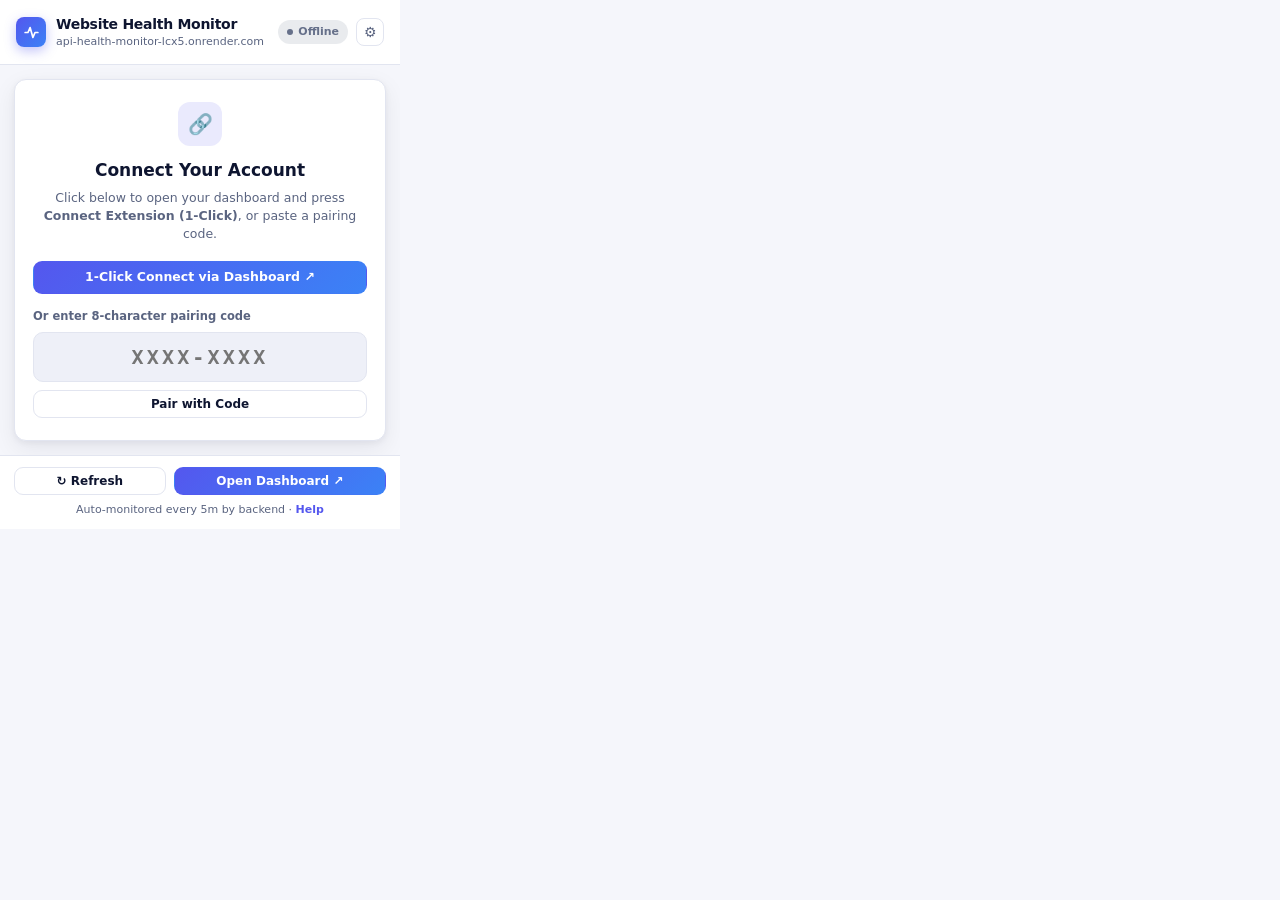
<file: extension/popup.html>
<!doctype html>
<html lang="en">
  <head>
    <meta charset="UTF-8" />
    <meta name="viewport" content="width=device-width, initial-scale=1.0" />
    <title>Website Health Monitor</title>
    <link rel="stylesheet" href="popup.css" />
  </head>
  <body>
    <div class="shell">
      <header class="header">
        <div class="brand">
          <span class="logo-mark" aria-hidden="true">
            <svg viewBox="0 0 24 24" fill="none" stroke="#fff" stroke-width="2.4" stroke-linecap="round" stroke-linejoin="round">
              <path d="M3 12h4l3-7 4 14 3-7h4" />
            </svg>
          </span>
          <div>
            <div class="brand-title">Website Health Monitor</div>
            <div class="brand-sub" id="api-env-label">api-health-monitor-lcx5.onrender.com</div>
          </div>
        </div>
        <div class="header-actions">
          <span class="conn-badge disconnected" id="conn-badge">
            <span class="dot"></span>
            <span id="conn-text">Offline</span>
          </span>
          <button class="icon-btn" id="settings-toggle" title="API Server Settings" aria-label="API Server Settings">&#9881;</button>
        </div>
      </header>

      <section class="settings-panel hidden" id="settings-panel">
        <label class="field-label" for="api-url-input">Backend API Base URL</label>
        <div class="settings-row">
          <input type="url" id="api-url-input" placeholder="https://api-health-monitor-lcx5.onrender.com" />
          <button class="btn btn-sm btn-primary" id="save-api-url">Save</button>
        </div>
        <div class="preset-row">
          <button type="button" class="link-btn" data-preset="local">Use Local (8000)</button>
          <button type="button" class="link-btn" data-preset="production">Use Render Production</button>
        </div>
      </section>

      <div class="banner hidden" id="alert-banner" role="status"></div>

      <section class="tab-bar hidden" id="current-tab-bar">
        <div class="tab-info">
          <span class="tab-label">Current Site:</span>
          <span class="tab-url" id="current-tab-url" title=""></span>
        </div>
        <div style="display:flex; align-items:center; gap:6px; flex-shrink:0;">
          <span class="tab-status" id="current-tab-status"></span>
          <button type="button" class="btn btn-xs btn-primary hidden" id="monitor-current-btn">+ Monitor</button>
        </div>
      </section>

      <main class="view" id="pairing-view">
        <div class="card pairing-card">
          <div class="pairing-icon">&#128279;</div>
          <h1>Connect Your Account</h1>
          <p class="muted">
            Click below to open your dashboard and press <strong>Connect Extension (1-Click)</strong>, or paste a pairing code.
          </p>
          <div style="margin-bottom:14px;">
            <button type="button" class="btn btn-primary btn-block" id="pair-open-dashboard">
              1-Click Connect via Dashboard &#8599;
            </button>
          </div>
          <form id="pairing-form" class="pairing-form">
            <label class="field-label" for="pairing-code-input">Or enter 8-character pairing code</label>
            <input type="text" id="pairing-code-input" class="code-input" placeholder="XXXX-XXXX" maxlength="9" autocomplete="off" spellcheck="false" required />
            <button type="submit" class="btn btn-sm btn-block" id="connect-btn">Pair with Code</button>
          </form>
        </div>
      </main>

      <main class="view hidden" id="monitor-view">
        <section class="account-bar">
          <div class="account-meta">
            <div class="avatar" id="user-avatar">U</div>
            <div class="account-text">
              <div class="account-name" id="user-name">Loading?</div>
              <div class="account-email" id="user-email"></div>
            </div>
          </div>
          <button type="button" class="btn btn-xs btn-danger" id="disconnect-btn">Disconnect</button>
        </section>

        <section class="summary-strip">
          <div class="stat"><strong id="stat-total">0</strong><span>Total</span></div>
          <div class="stat ok"><strong id="stat-ok">0</strong><span>Healthy</span></div>
          <div class="stat warn"><strong id="stat-warn">0</strong><span>Degraded</span></div>
          <div class="stat bad"><strong id="stat-bad">0</strong><span>Down</span></div>
        </section>

        <section class="websites-list" id="websites-list"></section>
      </main>

      <footer class="footer">
        <div class="footer-actions">
          <button type="button" class="btn btn-sm" id="refresh-btn">&#8635; Refresh</button>
          <button type="button" class="btn btn-sm btn-primary" id="dashboard-btn">Open Dashboard &#8599;</button>
        </div>
        <div class="footer-note">
          Auto-monitored every 5m by backend &middot; <a href="#" id="help-link">Help</a>
        </div>
      </footer>
    </div>
    <script src="config.js"></script>
    <script src="popup.js"></script>
  </body>
</html>
</file>
<file: extension/popup.css>
:root {
  --bg: #f5f6fb; --surface: #ffffff; --surface-2: #eef0f8; --border: #e2e5f0;
  --text: #0e1530; --muted: #5a6480;
  --accent: #5457ee; --accent-2: #3b82f6; --accent-soft: rgba(84, 87, 238, 0.12); --on-accent: #ffffff;
  --ok: #0f9d58; --ok-soft: rgba(15, 157, 88, 0.12);
  --warn: #b86e00; --warn-soft: rgba(245, 158, 11, 0.18);
  --bad: #d4303d; --bad-soft: rgba(212, 48, 61, 0.12);
  --unk: #66708a; --unk-soft: rgba(102, 112, 138, 0.14);
  --shadow: 0 2px 6px rgba(14, 21, 48, 0.05), 0 8px 24px rgba(14, 21, 48, 0.07);
  --radius: 12px;
  --font: "Inter", system-ui, -apple-system, "Segoe UI", Roboto, sans-serif;
}
@media (prefers-color-scheme: dark) {
  :root {
    --bg: #080d1c; --surface: #0f1730; --surface-2: #16204a; --border: #1f2b57;
    --text: #eef1fb; --muted: #98a3c7;
    --accent: #7b7dff; --accent-2: #4c9aff; --accent-soft: rgba(123, 125, 255, 0.16);
    --ok: #34d399; --ok-soft: rgba(52, 211, 153, 0.14);
    --warn: #fbbf24; --warn-soft: rgba(251, 191, 36, 0.15);
    --bad: #fb7185; --bad-soft: rgba(251, 113, 133, 0.15);
    --unk: #9aa4c4; --unk-soft: rgba(154, 164, 196, 0.14);
    --shadow: 0 2px 8px rgba(0, 0, 0, 0.4), 0 12px 28px rgba(0, 0, 0, 0.35);
  }
}
* { box-sizing: border-box; margin: 0; padding: 0; }
body { width: 400px; min-height: 480px; max-height: 600px; font-family: var(--font); background: var(--bg); color: var(--text); line-height: 1.45; -webkit-font-smoothing: antialiased; overflow-x: hidden; }
.hidden { display: none !important; }
.shell { display: flex; flex-direction: column; min-height: 480px; max-height: 600px; }
.header { display: flex; align-items: center; justify-content: space-between; padding: 14px 16px; background: var(--surface); border-bottom: 1px solid var(--border); position: sticky; top: 0; z-index: 10; }
.brand { display: flex; align-items: center; gap: 10px; }
.logo-mark { width: 30px; height: 30px; border-radius: 8px; display: grid; place-items: center; background: linear-gradient(135deg, var(--accent), var(--accent-2)); box-shadow: 0 4px 12px rgba(84, 87, 238, 0.35); flex-shrink: 0; }
.logo-mark svg { width: 17px; height: 17px; }
.brand-title { font-size: 14px; font-weight: 800; letter-spacing: -0.02em; }
.brand-sub { font-size: 11px; color: var(--muted); }
.header-actions { display: flex; align-items: center; gap: 8px; }
.conn-badge { display: inline-flex; align-items: center; gap: 5px; padding: 4px 9px; border-radius: 999px; font-size: 11px; font-weight: 700; }
.conn-badge .dot { width: 6px; height: 6px; border-radius: 50%; background: currentColor; }
.conn-badge.connected { color: var(--ok); background: var(--ok-soft); }
.conn-badge.disconnected { color: var(--unk); background: var(--unk-soft); }
.icon-btn { width: 28px; height: 28px; border-radius: 8px; border: 1px solid var(--border); background: var(--surface); color: var(--muted); cursor: pointer; display: grid; place-items: center; font-size: 14px; }
.icon-btn:hover { border-color: var(--accent); color: var(--text); }
.settings-panel { padding: 12px 16px; background: var(--surface-2); border-bottom: 1px solid var(--border); }
.settings-row { display: flex; gap: 8px; margin-top: 5px; }
.settings-row input { flex: 1; padding: 7px 10px; border-radius: 8px; border: 1px solid var(--border); background: var(--surface); color: var(--text); font-size: 12px; }
.preset-row { display: flex; gap: 12px; margin-top: 6px; }
.link-btn { background: none; border: none; color: var(--accent); font-size: 11px; font-weight: 600; cursor: pointer; }
.banner { margin: 10px 14px 0; padding: 9px 12px; border-radius: 9px; font-size: 12px; font-weight: 500; border-left: 3px solid var(--accent); background: var(--surface); box-shadow: var(--shadow); }
.banner.success { border-left-color: var(--ok); color: var(--ok); background: var(--ok-soft); }
.banner.error { border-left-color: var(--bad); color: var(--bad); background: var(--bad-soft); }
.tab-bar { margin: 10px 14px 0; padding: 7px 11px; border-radius: 9px; background: var(--surface); border: 1px solid var(--border); display: flex; align-items: center; justify-content: space-between; gap: 8px; font-size: 11px; }
.tab-info { display: flex; align-items: center; gap: 6px; min-width: 0; }
.tab-label { color: var(--muted); font-weight: 600; flex-shrink: 0; }
.tab-url { color: var(--text); white-space: nowrap; overflow: hidden; text-overflow: ellipsis; }
.tab-status { font-weight: 700; flex-shrink: 0; color: var(--accent); }
.view { flex: 1; padding: 14px; overflow-y: auto; }
.card { background: var(--surface); border: 1px solid var(--border); border-radius: var(--radius); box-shadow: var(--shadow); }
.pairing-card { padding: 22px 18px; text-align: center; }
.pairing-icon { width: 44px; height: 44px; margin: 0 auto 12px; border-radius: 12px; background: var(--accent-soft); color: var(--accent); display: grid; place-items: center; font-size: 20px; }
.pairing-card h1 { font-size: 17px; font-weight: 800; margin-bottom: 6px; }
.pairing-card .muted { font-size: 12.5px; color: var(--muted); margin-bottom: 18px; }
.pairing-form { text-align: left; display: flex; flex-direction: column; gap: 8px; }
.field-label { font-size: 11.5px; font-weight: 600; color: var(--muted); }
.code-input { width: 100%; padding: 12px; border-radius: 10px; border: 1px solid var(--border); background: var(--surface-2); color: var(--text); font-family: monospace; font-size: 20px; font-weight: 800; letter-spacing: 0.16em; text-align: center; text-transform: uppercase; }
.code-input:focus { outline: none; border-color: var(--accent); box-shadow: 0 0 0 3px var(--accent-soft); }
.account-bar { display: flex; align-items: center; justify-content: space-between; gap: 10px; padding: 10px 12px; background: var(--surface); border: 1px solid var(--border); border-radius: var(--radius); margin-bottom: 10px; }
.account-meta { display: flex; align-items: center; gap: 9px; min-width: 0; }
.avatar { width: 32px; height: 32px; border-radius: 50%; background: linear-gradient(135deg, var(--accent), var(--accent-2)); color: #fff; font-weight: 700; font-size: 13px; display: grid; place-items: center; flex-shrink: 0; }
.account-text { min-width: 0; }
.account-name { font-size: 13px; font-weight: 700; white-space: nowrap; overflow: hidden; text-overflow: ellipsis; }
.account-email { font-size: 11px; color: var(--muted); white-space: nowrap; overflow: hidden; text-overflow: ellipsis; }
.summary-strip { display: grid; grid-template-columns: repeat(4, 1fr); gap: 8px; margin-bottom: 12px; }
.stat { background: var(--surface); border: 1px solid var(--border); border-radius: 10px; padding: 8px 6px; text-align: center; }
.stat strong { display: block; font-size: 15px; font-weight: 800; }
.stat span { font-size: 10.5px; color: var(--muted); font-weight: 600; }
.stat.ok strong { color: var(--ok); }
.stat.warn strong { color: var(--warn); }
.stat.bad strong { color: var(--bad); }
.websites-list { display: flex; flex-direction: column; gap: 10px; }
.site-card { background: var(--surface); border: 1px solid var(--border); border-radius: var(--radius); padding: 12px 13px; box-shadow: var(--shadow); transition: border-color 0.15s; }
.site-card:hover { border-color: var(--accent); }
.site-top { display: flex; align-items: flex-start; justify-content: space-between; gap: 8px; margin-bottom: 8px; }
.site-title-wrap { min-width: 0; }
.site-name { font-size: 13.5px; font-weight: 700; white-space: nowrap; overflow: hidden; text-overflow: ellipsis; }
.site-url { display: block; font-size: 11.5px; color: var(--muted); white-space: nowrap; overflow: hidden; text-overflow: ellipsis; text-decoration: none; }
.site-url:hover { color: var(--accent); text-decoration: underline; }
.pill { display: inline-flex; align-items: center; gap: 5px; padding: 3px 9px; border-radius: 999px; font-size: 11px; font-weight: 700; text-transform: capitalize; flex-shrink: 0; }
.pill::before { content: ""; width: 6px; height: 6px; border-radius: 50%; background: currentColor; }
.pill.operational { color: var(--ok); background: var(--ok-soft); }
.pill.degraded { color: var(--warn); background: var(--warn-soft); }
.pill.down { color: var(--bad); background: var(--bad-soft); }
.pill.unknown { color: var(--unk); background: var(--unk-soft); }
.site-metrics { display: flex; align-items: center; justify-content: space-between; gap: 8px; padding-top: 8px; border-top: 1px solid var(--border); font-size: 11.5px; color: var(--muted); }
.metric-group { display: flex; align-items: center; gap: 10px; flex-wrap: wrap; }
.metric strong { color: var(--text); font-weight: 600; }
.empty-state { text-align: center; padding: 28px 18px; background: var(--surface); border: 1px dashed var(--border); border-radius: var(--radius); }
.empty-state h3 { font-size: 14px; margin-bottom: 6px; }
.empty-state p { font-size: 12px; color: var(--muted); margin-bottom: 14px; }
.btn { display: inline-flex; align-items: center; justify-content: center; gap: 6px; padding: 9px 14px; border-radius: 9px; border: 1px solid var(--border); background: var(--surface); color: var(--text); font: 600 12.5px/1 var(--font); cursor: pointer; }
.btn:hover:not(:disabled) { border-color: var(--accent); }
.btn:disabled { opacity: 0.6; cursor: not-allowed; }
.btn-primary { background: linear-gradient(135deg, var(--accent), var(--accent-2)); color: var(--on-accent); border-color: transparent; }
.btn-danger { color: var(--bad); }
.btn-sm { padding: 7px 11px; font-size: 12px; }
.btn-xs { padding: 5px 9px; font-size: 11px; border-radius: 7px; }
.btn-block { width: 100%; }
.spinner { width: 12px; height: 12px; border: 2px solid currentColor; border-right-color: transparent; border-radius: 50%; display: inline-block; animation: spin 0.65s linear infinite; }
@keyframes spin { to { transform: rotate(360deg); } }
.footer { padding: 11px 14px; background: var(--surface); border-top: 1px solid var(--border); position: sticky; bottom: 0; }
.footer-actions { display: grid; grid-template-columns: 1fr 1.4fr; gap: 8px; margin-bottom: 7px; }
.footer-note { text-align: center; font-size: 11px; color: var(--muted); }
.footer-note a { color: var(--accent); text-decoration: none; font-weight: 600; }
</file>
